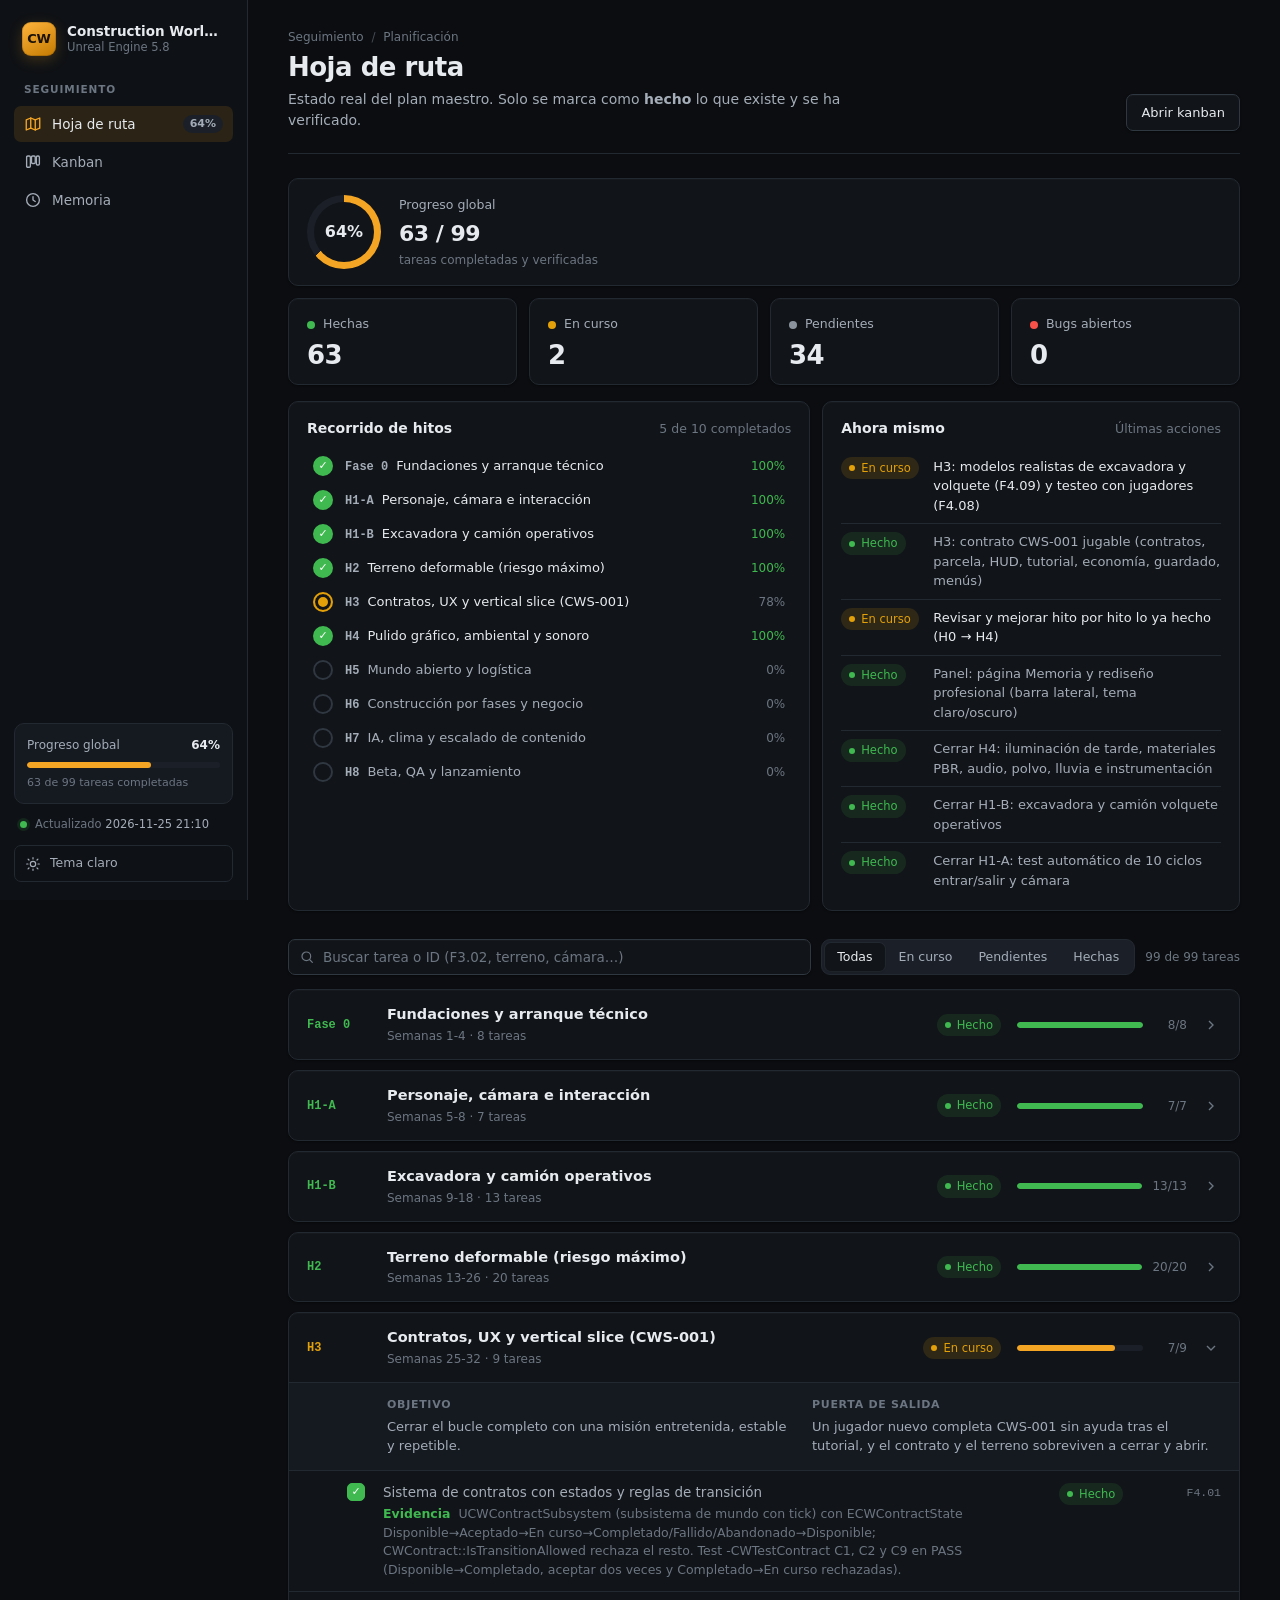
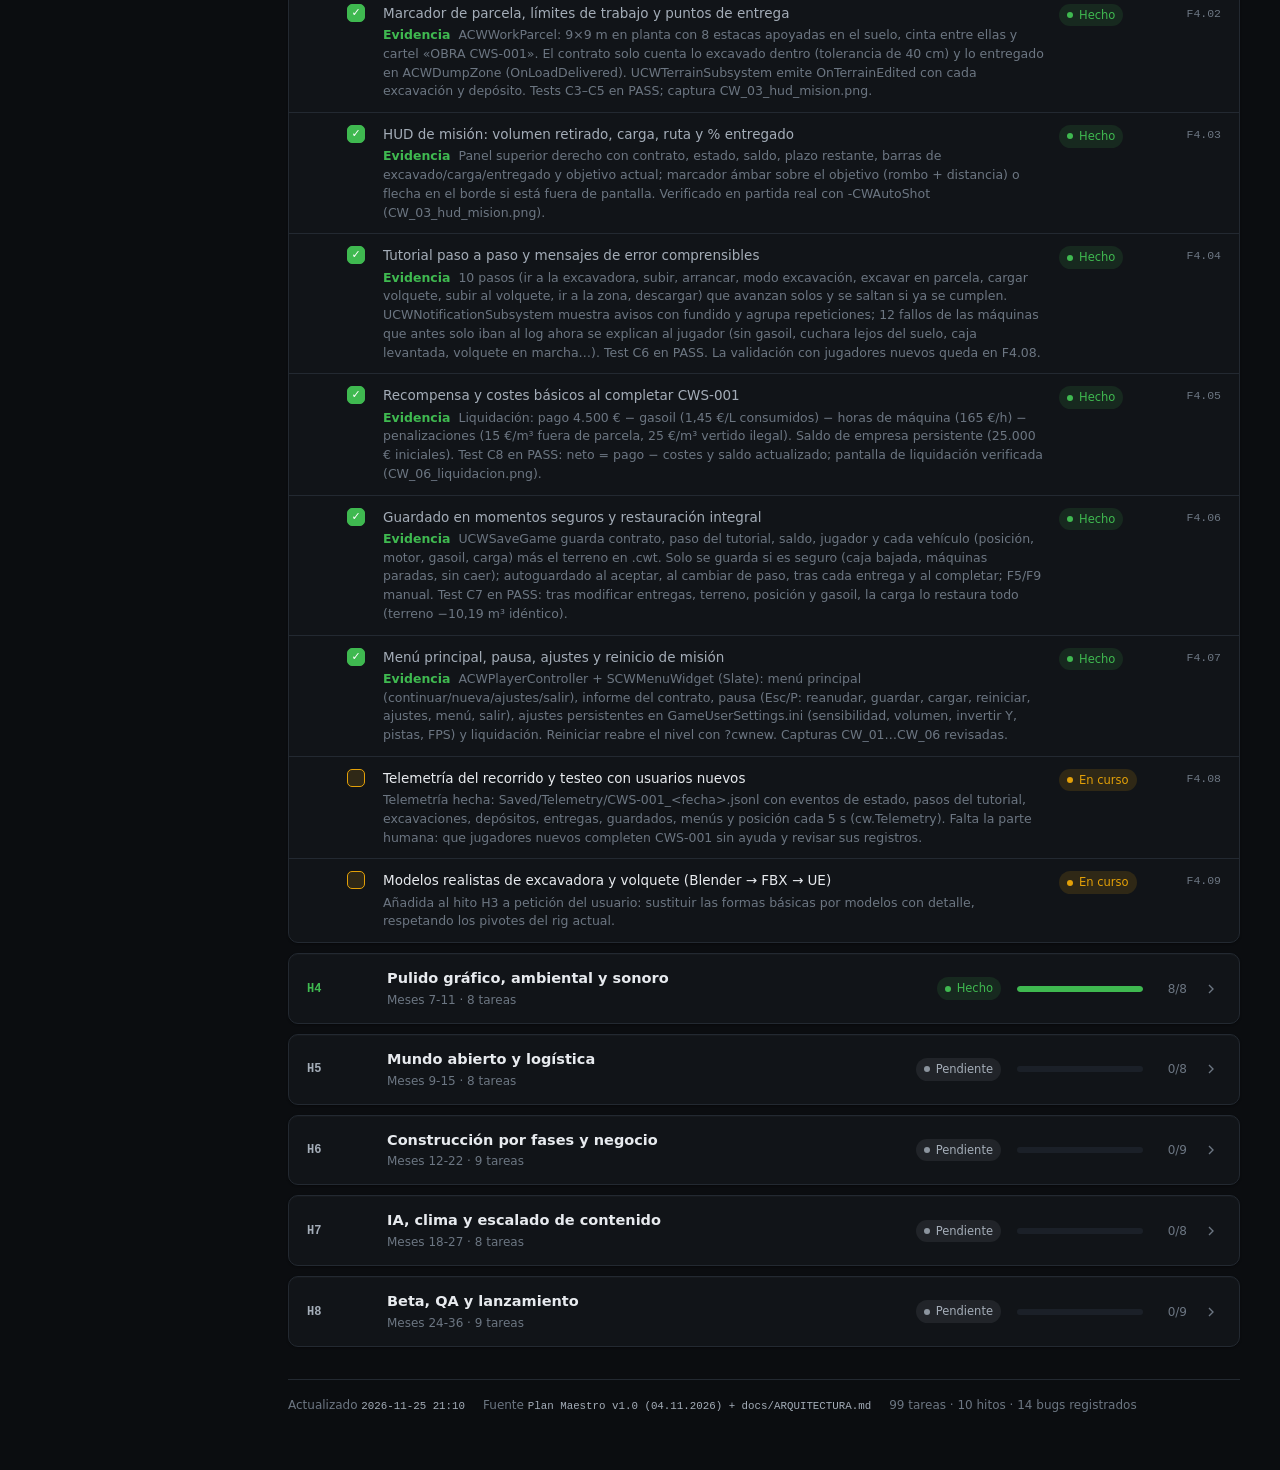
<file: web/index.html>
<!DOCTYPE html>
<html lang="es" data-theme="dark">
<head>
<meta charset="utf-8">
<meta name="viewport" content="width=device-width, initial-scale=1">
<title>Hoja de ruta · Construction World</title>
<script>try{document.documentElement.dataset.theme=localStorage.getItem("cw-theme")||"dark"}catch(e){}</script>
<link rel="stylesheet" href="assets/style.css">
<link rel="icon" href="data:image/svg+xml,%3Csvg xmlns='http://www.w3.org/2000/svg' viewBox='0 0 100 100'%3E%3Crect width='100' height='100' rx='22' fill='%23f5a524'/%3E%3Ctext x='50' y='66' font-size='46' font-family='Arial' font-weight='bold' text-anchor='middle' fill='%231a1205'%3ECW%3C/text%3E%3C/svg%3E">
</head>
<body data-page="roadmap">
<div class="app">
  <aside class="sidebar" id="sidebar"></aside>

  <main class="main">
    <header class="pagehead">
      <div>
        <p class="crumbs">Seguimiento <span>/</span> Planificación</p>
        <h1>Hoja de ruta</h1>
        <p class="sub">Estado real del plan maestro. Solo se marca como <b>hecho</b> lo que existe y se ha verificado.</p>
      </div>
      <div class="pagehead-actions">
        <a class="btn" href="kanban.html">Abrir kanban</a>
      </div>
    </header>

    <section class="kpis">
      <article class="kpi kpi-hero">
        <div class="ring" id="globalRing" style="--p:0"><span id="globalPct">0%</span></div>
        <div>
          <p class="kpi-label">Progreso global</p>
          <p class="kpi-value" id="globalCount">0 / 0</p>
          <p class="kpi-hint">tareas completadas y verificadas</p>
        </div>
      </article>
      <article class="kpi"><p class="kpi-label"><i class="dot ok"></i>Hechas</p><p class="kpi-value" id="statDone">0</p></article>
      <article class="kpi"><p class="kpi-label"><i class="dot warn"></i>En curso</p><p class="kpi-value" id="statDoing">0</p></article>
      <article class="kpi"><p class="kpi-label"><i class="dot idle"></i>Pendientes</p><p class="kpi-value" id="statTodo">0</p></article>
      <article class="kpi"><p class="kpi-label"><i class="dot bad"></i>Bugs abiertos</p><p class="kpi-value" id="statBugs">0</p></article>
    </section>

    <section class="grid-2">
      <article class="card-panel">
        <header class="card-panel-head">
          <h2>Recorrido de hitos</h2>
          <span class="muted" id="phaseSummary"></span>
        </header>
        <ol class="stepper" id="stepper"></ol>
      </article>

      <article class="card-panel">
        <header class="card-panel-head">
          <h2>Ahora mismo</h2>
          <span class="muted">Últimas acciones</span>
        </header>
        <ul class="now-list" id="nowList"></ul>
      </article>
    </section>

    <div class="toolbar">
      <label class="field-search"><input class="search" id="search" type="search" placeholder="Buscar tarea o ID (F3.02, terreno, cámara…)" autocomplete="off"></label>
      <div class="segmented" id="chips" role="tablist" aria-label="Filtrar por estado">
        <button class="chip active" data-filter="all">Todas</button>
        <button class="chip" data-filter="doing">En curso</button>
        <button class="chip" data-filter="todo">Pendientes</button>
        <button class="chip" data-filter="done">Hechas</button>
      </div>
      <span class="meta-note" id="metaNote"></span>
    </div>

    <div id="phases"></div>

    <footer class="foot">
      <span>Actualizado <code id="updated"></code></span>
      <span>Fuente <code id="source"></code></span>
      <span id="footCounts"></span>
    </footer>
  </main>
</div>

<script src="assets/data.js"></script>
<script src="assets/shell.js"></script>
<script src="assets/app.js"></script>
</body>
</html>
</file>
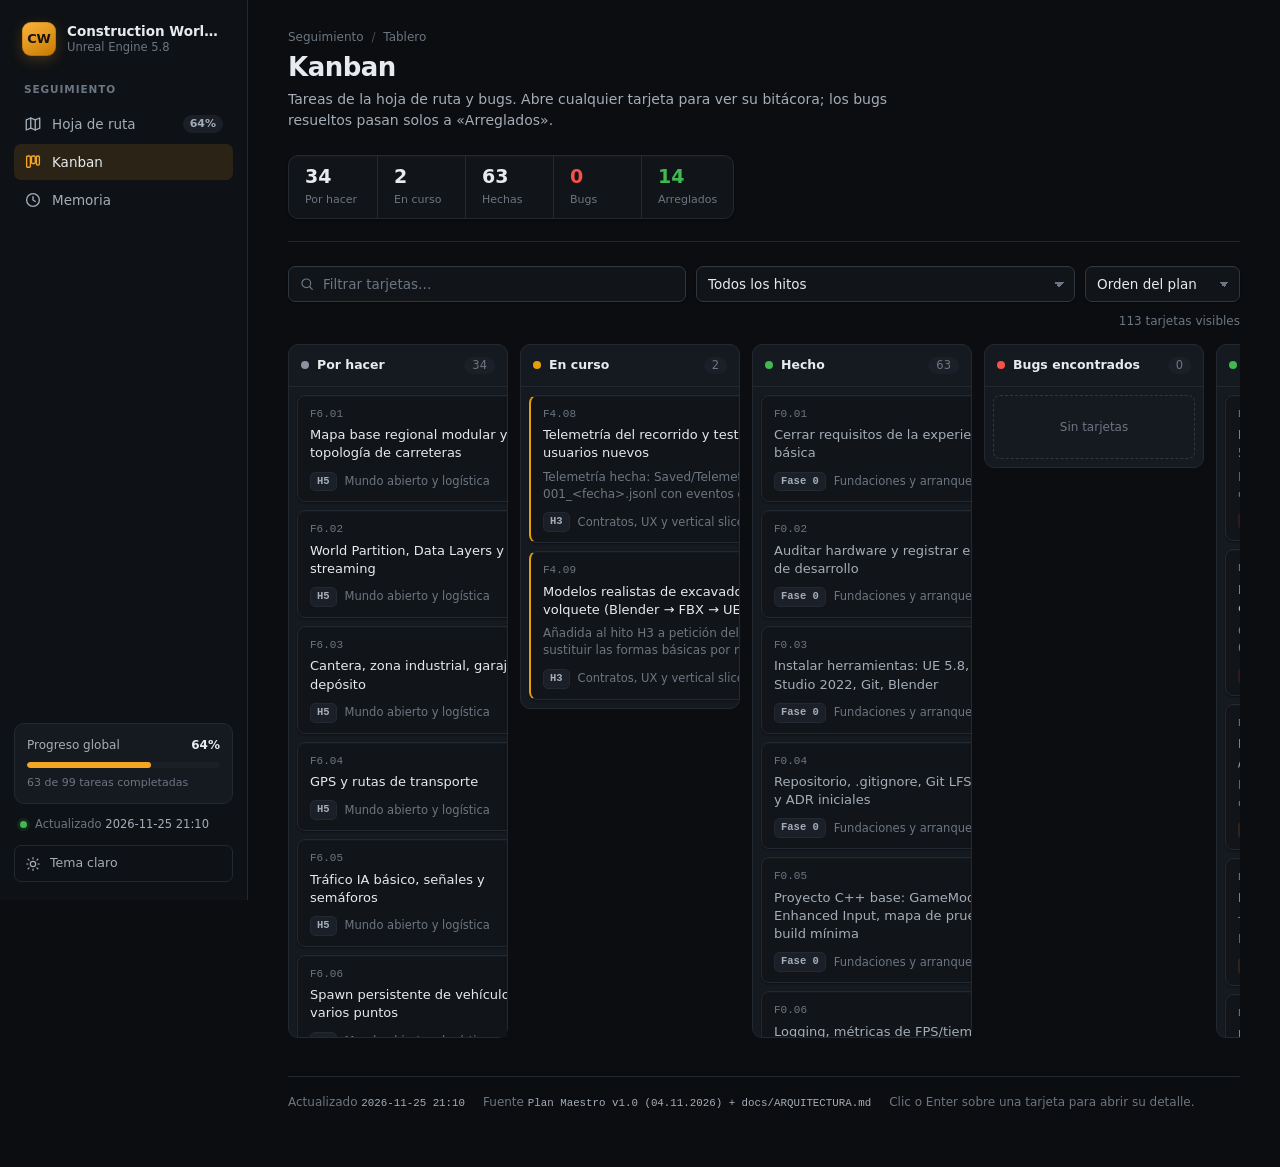
<file: web/kanban.html>
<!DOCTYPE html>
<html lang="es" data-theme="dark">
<head>
<meta charset="utf-8">
<meta name="viewport" content="width=device-width, initial-scale=1">
<title>Kanban · Construction World</title>
<script>try{document.documentElement.dataset.theme=localStorage.getItem("cw-theme")||"dark"}catch(e){}</script>
<link rel="stylesheet" href="assets/style.css">
<link rel="icon" href="data:image/svg+xml,%3Csvg xmlns='http://www.w3.org/2000/svg' viewBox='0 0 100 100'%3E%3Crect width='100' height='100' rx='22' fill='%23f5a524'/%3E%3Ctext x='50' y='66' font-size='46' font-family='Arial' font-weight='bold' text-anchor='middle' fill='%231a1205'%3ECW%3C/text%3E%3C/svg%3E">
</head>
<body data-page="kanban">
<div class="app">
  <aside class="sidebar" id="sidebar"></aside>

  <main class="main main-wide">
    <header class="pagehead">
      <div>
        <p class="crumbs">Seguimiento <span>/</span> Tablero</p>
        <h1>Kanban</h1>
        <p class="sub">Tareas de la hoja de ruta y bugs. Abre cualquier tarjeta para ver su bitácora; los bugs resueltos pasan solos a «Arreglados».</p>
      </div>
      <div class="pagehead-stats">
        <div><b id="kTodo">0</b><span>Por hacer</span></div>
        <div><b id="kDoing">0</b><span>En curso</span></div>
        <div><b id="kDone">0</b><span>Hechas</span></div>
        <div class="bad"><b id="kBug">0</b><span>Bugs</span></div>
        <div class="ok"><b id="kFixed">0</b><span>Arreglados</span></div>
      </div>
    </header>

    <div class="toolbar">
      <label class="field-search"><input class="search" id="kSearch" type="search" placeholder="Filtrar tarjetas…" autocomplete="off"></label>
      <select class="select" id="kPhase"><option value="all">Todos los hitos</option></select>
      <select class="select" id="kSort">
        <option value="order">Orden del plan</option>
        <option value="phase">Agrupar por hito</option>
      </select>
      <span class="meta-note" id="kNote"></span>
    </div>

    <div class="board" id="board"></div>

    <footer class="foot">
      <span>Actualizado <code id="updated"></code></span>
      <span>Fuente <code id="source"></code></span>
      <span>Clic o Enter sobre una tarjeta para abrir su detalle.</span>
    </footer>
  </main>
</div>

<div class="modal" id="modal" hidden>
  <div class="modal-backdrop" data-close></div>
  <div class="modal-card" role="dialog" aria-modal="true" aria-labelledby="modalTitle" tabindex="-1">
    <button class="modal-x" type="button" data-close aria-label="Cerrar detalle">×</button>
    <div class="modal-body" id="modalBody"></div>
  </div>
</div>

<script src="assets/data.js"></script>
<script src="assets/shell.js"></script>
<script src="assets/kanban.js"></script>
</body>
</html>
</file>
<file: web/assets/style.css>
/* =========================================================================
   Construction World · Panel de seguimiento
   Tema oscuro por defecto; [data-theme="light"] en <html> activa el claro.
   ========================================================================= */

:root,
[data-theme="dark"] {
  --bg: #0b0d10;
  --surface: #111418;
  --surface-2: #151920;
  --surface-3: #1b2028;
  --border: #232931;
  --border-strong: #2f3741;
  --text: #e7eaee;
  --text-2: #a4adb8;
  --text-3: #6c7682;
  --accent: #f5a524;
  --accent-strong: #ffb53d;
  --accent-fg: #1a1205;
  --accent-soft: rgba(245, 165, 36, .12);
  --ok: #3fb950;
  --ok-soft: rgba(63, 185, 80, .13);
  --warn: #e3a008;
  --warn-soft: rgba(227, 160, 8, .14);
  --bad: #f85149;
  --bad-soft: rgba(248, 81, 73, .13);
  --info: #58a6ff;
  --info-soft: rgba(88, 166, 255, .13);
  --idle: #8b949e;
  --idle-soft: rgba(139, 148, 158, .13);
  --shadow: 0 1px 0 rgba(255, 255, 255, .02) inset, 0 1px 2px rgba(0, 0, 0, .35);
  --shadow-lg: 0 24px 64px rgba(0, 0, 0, .55);
  --sidebar-bg: #0e1115;
  color-scheme: dark;
}

[data-theme="light"] {
  --bg: #f5f6f8;
  --surface: #ffffff;
  --surface-2: #fafbfc;
  --surface-3: #f0f2f5;
  --border: #e3e6ea;
  --border-strong: #d2d7dd;
  --text: #121821;
  --text-2: #4d5866;
  --text-3: #8892a0;
  --accent: #d98a00;
  --accent-strong: #c27a00;
  --accent-fg: #ffffff;
  --accent-soft: rgba(217, 138, 0, .11);
  --ok: #1a7f37;
  --ok-soft: rgba(26, 127, 55, .1);
  --warn: #9a6700;
  --warn-soft: rgba(191, 135, 0, .13);
  --bad: #cf222e;
  --bad-soft: rgba(207, 34, 46, .09);
  --info: #0969da;
  --info-soft: rgba(9, 105, 218, .09);
  --idle: #6e7781;
  --idle-soft: rgba(110, 119, 129, .11);
  --shadow: 0 1px 2px rgba(16, 24, 40, .05);
  --shadow-lg: 0 24px 64px rgba(16, 24, 40, .18);
  --sidebar-bg: #ffffff;
  color-scheme: light;
}

:root {
  --radius: 10px;
  --radius-sm: 7px;
  --sidebar-w: 248px;
  --mono: "Cascadia Code", "JetBrains Mono", Consolas, ui-monospace, monospace;
  --sans: "Inter", "Segoe UI Variable Text", "Segoe UI", Roboto, system-ui, -apple-system, sans-serif;
}

* { box-sizing: border-box; }
html, body { margin: 0; }

body {
  background: var(--bg);
  color: var(--text);
  font-family: var(--sans);
  font-size: 14px;
  line-height: 1.5;
  -webkit-font-smoothing: antialiased;
  text-rendering: optimizeLegibility;
}

a { color: var(--accent); text-decoration: none; }
a:hover { text-decoration: underline; }
code { font-family: var(--mono); font-size: .9em; }
b, strong { font-weight: 600; }
.muted { color: var(--text-3); font-size: 12.5px; }

::selection { background: var(--accent-soft); }

:focus-visible { outline: 2px solid var(--accent); outline-offset: 2px; }

.ico { width: 18px; height: 18px; flex: none; }

/* ---------- Estructura ---------- */
.app { display: grid; grid-template-columns: var(--sidebar-w) minmax(0, 1fr); min-height: 100vh; }

.main { padding: 28px 40px 56px; max-width: 1240px; width: 100%; }
.main-wide { max-width: none; }

/* ---------- Barra lateral ---------- */
.sidebar {
  position: sticky; top: 0; height: 100vh;
  display: flex; flex-direction: column;
  background: var(--sidebar-bg);
  border-right: 1px solid var(--border);
  padding: 18px 14px;
}

.sb-brand { display: flex; align-items: center; gap: 11px; padding: 4px 8px 18px; color: var(--text); }
.sb-brand:hover { text-decoration: none; }
.sb-logo {
  width: 34px; height: 34px; flex: none; border-radius: 9px;
  display: grid; place-items: center;
  background: linear-gradient(150deg, var(--accent-strong), #c47a00);
  color: #1a1205; font-weight: 800; font-size: 13px; letter-spacing: -.3px;
  box-shadow: 0 0 0 1px rgba(0, 0, 0, .15) inset, 0 4px 14px rgba(245, 165, 36, .22);
}
.sb-brand-text { min-width: 0; line-height: 1.25; }
.sb-brand-text strong { display: block; font-size: 13.5px; white-space: nowrap; overflow: hidden; text-overflow: ellipsis; }
.sb-brand-text small { display: block; font-size: 11.5px; color: var(--text-3); }

.sb-label { margin: 8px 10px 6px; font-size: 10.5px; font-weight: 600; letter-spacing: .9px; text-transform: uppercase; color: var(--text-3); }
.sb-nav { display: grid; gap: 2px; }
.sb-nav a {
  display: flex; align-items: center; gap: 10px;
  padding: 8px 10px; border-radius: var(--radius-sm);
  color: var(--text-2); font-weight: 500; font-size: 13.5px;
  transition: background .12s ease, color .12s ease;
}
.sb-nav a:hover { background: var(--surface-3); color: var(--text); text-decoration: none; }
.sb-nav a.active { background: var(--accent-soft); color: var(--text); }
.sb-nav a.active .ico { color: var(--accent); }
.sb-badge {
  margin-left: auto; font-style: normal; font-size: 11px; font-weight: 600;
  padding: 1px 7px; border-radius: 999px; background: var(--surface-3); color: var(--text-2);
  font-variant-numeric: tabular-nums;
}
.sb-badge.warn { background: var(--bad-soft); color: var(--bad); }

.sb-foot { margin-top: auto; display: grid; gap: 12px; }
.sb-progress { padding: 12px; border: 1px solid var(--border); border-radius: var(--radius); background: var(--surface-2); }
.sb-progress-top { display: flex; justify-content: space-between; font-size: 12px; color: var(--text-2); margin-bottom: 8px; }
.sb-progress-top b { color: var(--text); font-variant-numeric: tabular-nums; }
.sb-progress small { display: block; margin-top: 7px; font-size: 11px; color: var(--text-3); }
.sb-meta { display: flex; align-items: center; gap: 8px; padding: 0 6px; font-size: 11.5px; color: var(--text-3); }
.sb-meta time { color: var(--text-2); font-variant-numeric: tabular-nums; }
.sb-dot { width: 7px; height: 7px; border-radius: 50%; background: var(--ok); box-shadow: 0 0 0 3px var(--ok-soft); flex: none; }
.sb-theme {
  display: flex; align-items: center; gap: 9px; width: 100%;
  padding: 8px 10px; border-radius: var(--radius-sm);
  border: 1px solid var(--border); background: transparent; color: var(--text-2);
  font: inherit; font-size: 12.5px; cursor: pointer;
}
.sb-theme:hover { background: var(--surface-3); color: var(--text); }
.sb-theme .ico { width: 16px; height: 16px; }

/* ---------- Medidores ---------- */
.meter { display: block; height: 6px; border-radius: 999px; background: var(--surface-3); overflow: hidden; }
.meter > i { display: block; height: 100%; border-radius: inherit; background: var(--accent); transition: width .5s ease; }

/* ---------- Cabecera de pagina ---------- */
.pagehead {
  display: flex; align-items: flex-end; justify-content: space-between; gap: 24px; flex-wrap: wrap;
  padding-bottom: 22px; margin-bottom: 24px; border-bottom: 1px solid var(--border);
}
.crumbs { margin: 0 0 6px; font-size: 12px; color: var(--text-3); }
.crumbs span { margin: 0 4px; opacity: .6; }
h1 { margin: 0; font-size: 26px; line-height: 1.2; font-weight: 650; letter-spacing: -.5px; }
.sub { margin: 6px 0 0; color: var(--text-2); max-width: 70ch; }
.sub code { color: var(--text); background: var(--surface-3); padding: 1px 5px; border-radius: 5px; }
.pagehead-actions { display: flex; gap: 8px; }

.btn {
  display: inline-flex; align-items: center; gap: 8px;
  padding: 8px 14px; border-radius: var(--radius-sm);
  background: var(--surface); border: 1px solid var(--border-strong); color: var(--text);
  font-weight: 500; font-size: 13px; box-shadow: var(--shadow);
}
.btn:hover { background: var(--surface-3); text-decoration: none; }

.pagehead-stats { display: flex; border: 1px solid var(--border); border-radius: var(--radius); background: var(--surface); box-shadow: var(--shadow); overflow: hidden; }
.pagehead-stats > div { padding: 9px 16px; min-width: 88px; border-left: 1px solid var(--border); }
.pagehead-stats > div:first-child { border-left: none; }
.pagehead-stats b { display: block; font-size: 19px; font-weight: 650; line-height: 1.2; font-variant-numeric: tabular-nums; }
.pagehead-stats span { font-size: 11px; color: var(--text-3); }
.pagehead-stats .bad b { color: var(--bad); }
.pagehead-stats .ok b { color: var(--ok); }
.pagehead-stats .accent b { color: var(--accent); font-size: 15px; line-height: 1.6; }

/* ---------- Indicadores ---------- */
.kpis { display: grid; grid-template-columns: 1.7fr repeat(4, 1fr); gap: 12px; margin-bottom: 16px; }
.kpi {
  background: var(--surface); border: 1px solid var(--border); border-radius: var(--radius);
  padding: 16px 18px; box-shadow: var(--shadow);
}
.kpi-label { margin: 0; display: flex; align-items: center; gap: 8px; font-size: 12.5px; color: var(--text-2); }
.kpi-value { margin: 8px 0 0; font-size: 26px; font-weight: 650; letter-spacing: -.5px; line-height: 1; font-variant-numeric: tabular-nums; }
.kpi-hint { margin: 6px 0 0; font-size: 12px; color: var(--text-3); }
.kpi-hero { display: flex; align-items: center; gap: 18px; }
.kpi-hero .kpi-value { font-size: 22px; }

.dot { width: 8px; height: 8px; border-radius: 50%; display: inline-block; flex: none; }
.dot.ok { background: var(--ok); }
.dot.warn { background: var(--warn); }
.dot.idle { background: var(--idle); }
.dot.bad { background: var(--bad); }

.ring {
  --p: 0;
  width: 74px; height: 74px; flex: none; border-radius: 50%;
  background: conic-gradient(var(--accent) calc(var(--p) * 1%), var(--surface-3) 0);
  display: grid; place-items: center;
  position: relative;
}
.ring::before { content: ""; position: absolute; inset: 7px; border-radius: 50%; background: var(--surface); }
.ring span { position: relative; font-size: 16px; font-weight: 700; font-variant-numeric: tabular-nums; }

/* ---------- Paneles ---------- */
.grid-2 { display: grid; grid-template-columns: 1.25fr 1fr; gap: 12px; margin-bottom: 28px; }
.card-panel { background: var(--surface); border: 1px solid var(--border); border-radius: var(--radius); box-shadow: var(--shadow); padding: 16px 18px 12px; min-width: 0; }
.card-panel-head { display: flex; align-items: baseline; justify-content: space-between; gap: 10px; margin-bottom: 10px; }
.card-panel-head h2 { margin: 0; font-size: 14px; font-weight: 600; }

/* Recorrido de hitos */
.stepper { list-style: none; margin: 0; padding: 0; display: grid; grid-template-columns: 1fr 1fr; gap: 0 18px; }
.step a {
  display: grid; grid-template-columns: 22px 1fr auto; align-items: center; gap: 10px;
  padding: 7px 6px; border-radius: var(--radius-sm); color: var(--text);
}
.step a:hover { background: var(--surface-3); text-decoration: none; }
.step-node {
  width: 20px; height: 20px; border-radius: 50%;
  border: 2px solid var(--border-strong); background: var(--surface);
  display: grid; place-items: center; font-size: 11px; font-weight: 700;
}
.step.done .step-node { background: var(--ok); border-color: var(--ok); color: #fff; }
.step.doing .step-node { border-color: var(--warn); box-shadow: inset 0 0 0 3px var(--surface), inset 0 0 0 10px var(--warn); }
.step-text { min-width: 0; display: flex; gap: 8px; align-items: baseline; }
.step-text b { font-size: 12px; font-family: var(--mono); font-weight: 600; color: var(--text-2); white-space: nowrap; }
.step-text span { font-size: 13px; white-space: nowrap; overflow: hidden; text-overflow: ellipsis; }
.step.todo .step-text span { color: var(--text-2); }
.step-pct { font-size: 12px; color: var(--text-3); font-variant-numeric: tabular-nums; }
.step.done .step-pct { color: var(--ok); }

/* Ahora mismo */
.now-list { list-style: none; margin: 0; padding: 0; }
.now-list li {
  display: grid; grid-template-columns: 82px 1fr; gap: 10px; align-items: start;
  padding: 8px 0; border-top: 1px solid var(--border); font-size: 13px; color: var(--text-2);
}
.now-list li:first-child { border-top: none; }
.now-list li.doing { color: var(--text); }
.now-list .badge { justify-self: start; }

/* ---------- Etiquetas de estado ---------- */
.badge {
  display: inline-flex; align-items: center; gap: 6px;
  padding: 2px 8px; border-radius: 999px;
  font-size: 11.5px; font-weight: 500; white-space: nowrap; line-height: 1.6;
  background: var(--idle-soft); color: var(--text-2);
}
.badge::before { content: ""; width: 6px; height: 6px; border-radius: 50%; background: var(--idle); }
.badge.done { background: var(--ok-soft); color: var(--ok); }
.badge.done::before { background: var(--ok); }
.badge.doing { background: var(--warn-soft); color: var(--warn); }
.badge.doing::before { background: var(--warn); }
.badge.blocked { background: var(--bad-soft); color: var(--bad); }
.badge.blocked::before { background: var(--bad); }

.tag {
  display: inline-block; font-family: var(--mono); font-size: 10.5px; font-weight: 600;
  padding: 1px 6px; border-radius: 5px; background: var(--surface-3); color: var(--text-2);
  border: 1px solid var(--border); white-space: nowrap;
}

/* ---------- Barra de herramientas ---------- */
.toolbar { display: flex; flex-wrap: wrap; gap: 10px; align-items: center; margin: 0 0 14px; }
.field-search { position: relative; flex: 1 1 280px; min-width: 200px; display: block; }
.field-search .ico { position: absolute; left: 11px; top: 50%; transform: translateY(-50%); width: 16px; height: 16px; color: var(--text-3); pointer-events: none; }
.search, select.select {
  height: 36px; border-radius: var(--radius-sm);
  background: var(--surface); border: 1px solid var(--border-strong); color: var(--text);
  font: inherit; font-size: 13.5px; outline: none; box-shadow: var(--shadow);
  transition: border-color .12s ease, box-shadow .12s ease;
}
.search { width: 100%; padding: 0 12px 0 34px; }
.search::placeholder { color: var(--text-3); }
select.select { padding: 0 30px 0 11px; appearance: none; cursor: pointer;
  background-image: linear-gradient(45deg, transparent 50%, var(--text-3) 50%), linear-gradient(135deg, var(--text-3) 50%, transparent 50%);
  background-position: calc(100% - 15px) 15px, calc(100% - 10px) 15px; background-size: 5px 5px; background-repeat: no-repeat; }
.search:focus, select.select:focus { border-color: var(--accent); box-shadow: 0 0 0 3px var(--accent-soft); }

.segmented { display: inline-flex; padding: 3px; gap: 2px; border-radius: 9px; background: var(--surface-3); border: 1px solid var(--border); }
.chip {
  height: 28px; padding: 0 12px; border-radius: 6px; border: 0;
  background: transparent; color: var(--text-2); font: inherit; font-size: 12.5px; font-weight: 500; cursor: pointer;
}
.chip:hover { color: var(--text); }
.chip.active { background: var(--surface); color: var(--text); box-shadow: 0 1px 2px rgba(0, 0, 0, .2), 0 0 0 1px var(--border); }
.meta-note { margin-left: auto; color: var(--text-3); font-size: 12px; font-variant-numeric: tabular-nums; }

/* ---------- Hitos ---------- */
.phase {
  background: var(--surface); border: 1px solid var(--border); border-radius: var(--radius);
  margin-bottom: 10px; box-shadow: var(--shadow); overflow: hidden; scroll-margin-top: 20px;
}
.phase-head {
  width: 100%; display: grid; grid-template-columns: 64px minmax(0, 1fr) auto 170px 18px; gap: 16px; align-items: center;
  padding: 14px 18px; background: none; border: 0; color: inherit; font: inherit; text-align: left; cursor: pointer;
}
.phase-head:hover { background: var(--surface-2); }
.phase-code { font-family: var(--mono); font-size: 12px; font-weight: 600; color: var(--text-2); }
.phase.done .phase-code { color: var(--ok); }
.phase.doing .phase-code { color: var(--warn); }
.phase-main { min-width: 0; }
.phase-title { display: block; font-size: 14.5px; font-weight: 600; }
.phase-sub { display: block; font-size: 12px; color: var(--text-3); margin-top: 1px; }
.phase-progress { display: grid; grid-template-columns: 1fr auto; align-items: center; gap: 10px; }
.phase.done .meter > i { background: var(--ok); }
.count { font-size: 12px; color: var(--text-3); font-variant-numeric: tabular-nums; min-width: 34px; text-align: right; }
.caret { width: 16px; height: 16px; color: var(--text-3); transition: transform .18s ease; }
.phase.open .caret { transform: rotate(90deg); }

.phase-body { display: none; border-top: 1px solid var(--border); }
.phase.open .phase-body { display: block; }
.phase-goal { margin: 0; display: grid; grid-template-columns: 1fr 1fr; gap: 16px; padding: 14px 18px 14px 98px; background: var(--surface-2); border-bottom: 1px solid var(--border); }
.phase-goal dt { font-size: 11px; font-weight: 600; text-transform: uppercase; letter-spacing: .7px; color: var(--text-3); }
.phase-goal dd { margin: 3px 0 0; font-size: 13px; color: var(--text-2); }

.task {
  display: grid; grid-template-columns: 22px minmax(0, 1fr) 96px 52px; gap: 14px; align-items: start;
  padding: 11px 18px 11px 58px; border-bottom: 1px solid var(--border);
}
.task:last-child { border-bottom: 0; }
.task:hover { background: var(--surface-2); }
.tick {
  width: 18px; height: 18px; margin-top: 1px; border-radius: 5px;
  border: 1.5px solid var(--border-strong); display: grid; place-items: center;
  font-size: 11px; font-weight: 700; color: transparent;
}
.task.done .tick { background: var(--ok); border-color: var(--ok); color: #fff; }
.task.doing .tick { border-color: var(--warn); background: var(--warn-soft); }
.task-title { margin: 0; font-size: 13.5px; }
.task.done .task-title { color: var(--text-2); }
.task-note { margin: 3px 0 0; font-size: 12.5px; color: var(--text-3); }
.task-note b { color: var(--ok); font-weight: 600; margin-right: 4px; }
.task .badge { justify-self: start; margin-top: 1px; }
.task-id { font-family: var(--mono); font-size: 11.5px; color: var(--text-3); text-align: right; padding-top: 2px; }

/* ---------- Kanban ---------- */
.board { display: grid; grid-template-columns: repeat(5, minmax(220px, 1fr)); gap: 12px; align-items: start; overflow-x: auto; padding-bottom: 6px; }
.col { background: var(--surface-2); border: 1px solid var(--border); border-radius: var(--radius); display: flex; flex-direction: column; min-width: 0; }
.col-head {
  display: flex; align-items: center; gap: 8px; padding: 11px 12px;
  border-bottom: 1px solid var(--border);
}
.col-dot { width: 8px; height: 8px; border-radius: 50%; background: var(--idle); }
.col.doing .col-dot { background: var(--warn); }
.col.done .col-dot, .col.fixed .col-dot { background: var(--ok); }
.col.bugs .col-dot { background: var(--bad); }
.col-title { font-size: 12.5px; font-weight: 600; }
.col-count { margin-left: auto; font-size: 11.5px; font-weight: 500; color: var(--text-3); background: var(--surface-3); border-radius: 999px; padding: 0 8px; font-variant-numeric: tabular-nums; }
.col-body { padding: 8px; display: grid; gap: 8px; max-height: calc(100vh - 250px); overflow-y: auto; }
.col-empty { padding: 22px 8px; text-align: center; font-size: 12px; color: var(--text-3); border: 1px dashed var(--border-strong); border-radius: var(--radius-sm); }

.card {
  background: var(--surface); border: 1px solid var(--border); border-radius: 8px;
  padding: 10px 12px; cursor: pointer; box-shadow: var(--shadow);
  transition: border-color .12s ease, box-shadow .12s ease, transform .12s ease;
}
.card:hover { border-color: var(--border-strong); transform: translateY(-1px); box-shadow: 0 6px 18px rgba(0, 0, 0, .18); }
.card:focus-visible { outline: none; border-color: var(--accent); box-shadow: 0 0 0 3px var(--accent-soft); }
.card-top { display: flex; align-items: center; justify-content: space-between; gap: 8px; margin-bottom: 4px; }
.card-id { font-family: var(--mono); font-size: 11px; color: var(--text-3); }
.card-log { display: inline-flex; align-items: center; gap: 4px; font-size: 11px; color: var(--text-3); font-variant-numeric: tabular-nums; }
.card-log svg { width: 12px; height: 12px; }
.card-title { margin: 0; font-size: 13px; line-height: 1.4; font-weight: 500; }
.card-note {
  margin: 6px 0 0; font-size: 12px; color: var(--text-3); line-height: 1.45;
  display: -webkit-box; -webkit-line-clamp: 2; -webkit-box-orient: vertical; overflow: hidden;
}
.card-foot { display: flex; align-items: center; gap: 8px; margin-top: 9px; min-width: 0; }
.card-phase, .card-status { font-size: 11.5px; color: var(--text-3); white-space: nowrap; overflow: hidden; text-overflow: ellipsis; }
.card.done .card-title, .card.fixed .card-title { color: var(--text-2); }
.card.doing { border-left: 2px solid var(--warn); }
.card.bug { border-left: 2px solid var(--bad); }

.sev { font-size: 10.5px; font-weight: 600; padding: 1px 7px; border-radius: 5px; white-space: nowrap; background: var(--idle-soft); color: var(--text-2); }
.sev.critico { background: var(--bad-soft); color: var(--bad); }
.sev.alto { background: rgba(240, 136, 62, .14); color: #f0883e; }
.sev.medio { background: var(--warn-soft); color: var(--warn); }

/* ---------- Modal ---------- */
body.modal-open { overflow: hidden; }
.modal { position: fixed; inset: 0; z-index: 100; display: grid; place-items: center; padding: 24px; }
.modal[hidden] { display: none; }
.modal-backdrop { position: absolute; inset: 0; background: rgba(5, 7, 10, .6); backdrop-filter: blur(3px); animation: fade-in .15s ease; }
.modal-card {
  position: relative; width: min(680px, 100%); max-height: min(84vh, 820px); overflow-y: auto;
  background: var(--surface); border: 1px solid var(--border-strong); border-radius: 14px;
  box-shadow: var(--shadow-lg); padding: 24px 26px 26px; outline: none; animation: pop-in .18s ease;
}
.modal-x {
  position: absolute; top: 14px; right: 14px; width: 30px; height: 30px; border-radius: var(--radius-sm);
  background: transparent; border: 1px solid var(--border); color: var(--text-2);
  font-size: 18px; line-height: 1; cursor: pointer;
}
.modal-x:hover { background: var(--surface-3); color: var(--text); }
.modal-top { display: flex; align-items: center; gap: 10px; padding-right: 40px; }
.modal-id { font-family: var(--mono); font-size: 12px; color: var(--text-3); }
.modal-card h2 { font-size: 19px; line-height: 1.35; font-weight: 600; margin: 10px 0 16px; letter-spacing: -.2px; }
.modal-meta { display: grid; grid-template-columns: repeat(auto-fit, minmax(130px, 1fr)); gap: 1px; margin: 0 0 18px; background: var(--border); border: 1px solid var(--border); border-radius: var(--radius-sm); overflow: hidden; }
.modal-meta > div { background: var(--surface-2); padding: 8px 12px; }
.modal-meta dt { font-size: 10.5px; text-transform: uppercase; letter-spacing: .7px; color: var(--text-3); }
.modal-meta dd { margin: 2px 0 0; font-size: 13px; }
.modal-section { margin-top: 18px; }
.modal-section h3 { font-size: 11px; font-weight: 600; text-transform: uppercase; letter-spacing: .8px; color: var(--text-3); margin: 0 0 8px; }
.modal-note { margin: 0; color: var(--text-2); font-size: 13.5px; line-height: 1.6; white-space: pre-wrap; }
.modal-empty { color: var(--text-3); font-size: 13px; margin: 0; }

.timeline { list-style: none; margin: 0; padding: 0 0 0 16px; border-left: 1px solid var(--border-strong); display: grid; gap: 14px; }
.timeline li { position: relative; }
.timeline li::before { content: ""; position: absolute; left: -20.5px; top: 6px; width: 8px; height: 8px; border-radius: 50%; background: var(--surface); border: 2px solid var(--accent); }
.timeline time { display: block; font-family: var(--mono); font-size: 11px; color: var(--text-3); margin-bottom: 2px; }
.timeline p { margin: 0; font-size: 13px; line-height: 1.55; }

@keyframes fade-in { from { opacity: 0; } to { opacity: 1; } }
@keyframes pop-in { from { opacity: 0; transform: translateY(8px) scale(.99); } to { opacity: 1; transform: none; } }

/* ---------- Memoria ---------- */
.mem-list { margin-top: 4px; }
.mem-day {
  display: flex; align-items: center; gap: 12px;
  margin: 26px 0 12px; font-size: 12px; font-weight: 600; letter-spacing: .3px; color: var(--text-2);
  text-transform: capitalize;
}
.mem-day::after { content: ""; flex: 1; height: 1px; background: var(--border); }
.mem-day:first-child { margin-top: 4px; }
.mem-entry {
  position: relative; margin: 0 0 10px 20px; padding: 14px 18px;
  background: var(--surface); border: 1px solid var(--border); border-radius: var(--radius); box-shadow: var(--shadow);
}
.mem-entry::before { content: ""; position: absolute; left: -15px; top: 0; bottom: -11px; width: 1px; background: var(--border-strong); }
.mem-entry::after { content: ""; position: absolute; left: -19px; top: 19px; width: 9px; height: 9px; border-radius: 50%; background: var(--bg); border: 2px solid var(--accent); }
.mem-head { display: flex; align-items: baseline; gap: 10px; }
.mem-head h3 { margin: 0; font-size: 14.5px; font-weight: 600; line-height: 1.4; }
.mem-time { font-family: var(--mono); font-size: 11.5px; color: var(--text-3); flex: none; font-variant-numeric: tabular-nums; }
.mem-body { color: var(--text-2); font-size: 13.5px; margin-top: 6px; }
.mem-body ul { margin: 4px 0; padding-left: 18px; }
.mem-body li { margin: 3px 0; }
.mem-body li::marker { color: var(--text-3); }
.mem-body p { margin: 6px 0; }
.mem-body code, .mem-empty code { font-size: 12px; color: var(--text); background: var(--surface-3); border-radius: 4px; padding: 1px 5px; overflow-wrap: anywhere; }
.mem-body strong { color: var(--text); }
.mem-empty { padding: 28px; text-align: center; color: var(--text-2); background: var(--surface); border: 1px dashed var(--border-strong); border-radius: var(--radius); }

/* ---------- Pie ---------- */
.foot { margin-top: 32px; padding-top: 16px; border-top: 1px solid var(--border); color: var(--text-3); font-size: 12px; display: flex; gap: 18px; flex-wrap: wrap; }
.foot code { color: var(--text-2); }

/* ---------- Adaptable ---------- */
@media (max-width: 1280px) {
  .kpis { grid-template-columns: repeat(4, 1fr); }
  .kpi-hero { grid-column: 1 / -1; }
  .stepper { grid-template-columns: 1fr; }
}
@media (max-width: 1100px) {
  .grid-2 { grid-template-columns: 1fr; }
  .phase-head { grid-template-columns: 56px minmax(0, 1fr) auto 18px; }
  .phase-progress { display: none; }
  .phase-goal { padding-left: 18px; grid-template-columns: 1fr; }
  .task { padding-left: 18px; }
}
@media (max-width: 860px) {
  .app { grid-template-columns: 1fr; }
  .sidebar { position: sticky; z-index: 50; height: auto; flex-direction: row; align-items: center; gap: 10px; padding: 10px 14px; border-right: 0; border-bottom: 1px solid var(--border); }
  .sb-brand { padding: 0; }
  .sb-brand-text small, .sb-label, .sb-progress, .sb-meta, .sb-theme span { display: none; }
  .sb-nav { display: flex; gap: 2px; margin-left: auto; }
  .sb-nav a span, .sb-badge { display: none; }
  .sb-foot { margin: 0; }
  .sb-theme { width: auto; padding: 8px; }
  .main { padding: 20px 16px 48px; }
  .kpis { grid-template-columns: 1fr 1fr; }
  .pagehead-stats { width: 100%; overflow-x: auto; }
  .board { grid-template-columns: repeat(5, minmax(240px, 1fr)); }
}
@media (max-width: 560px) {
  .task { grid-template-columns: 22px minmax(0, 1fr); }
  .task .badge, .task-id { display: none; }
  .phase-head .badge { display: none; }
  .phase-head { grid-template-columns: 48px minmax(0, 1fr) 18px; }
  .meta-note { margin-left: 0; width: 100%; }
}
</file>
